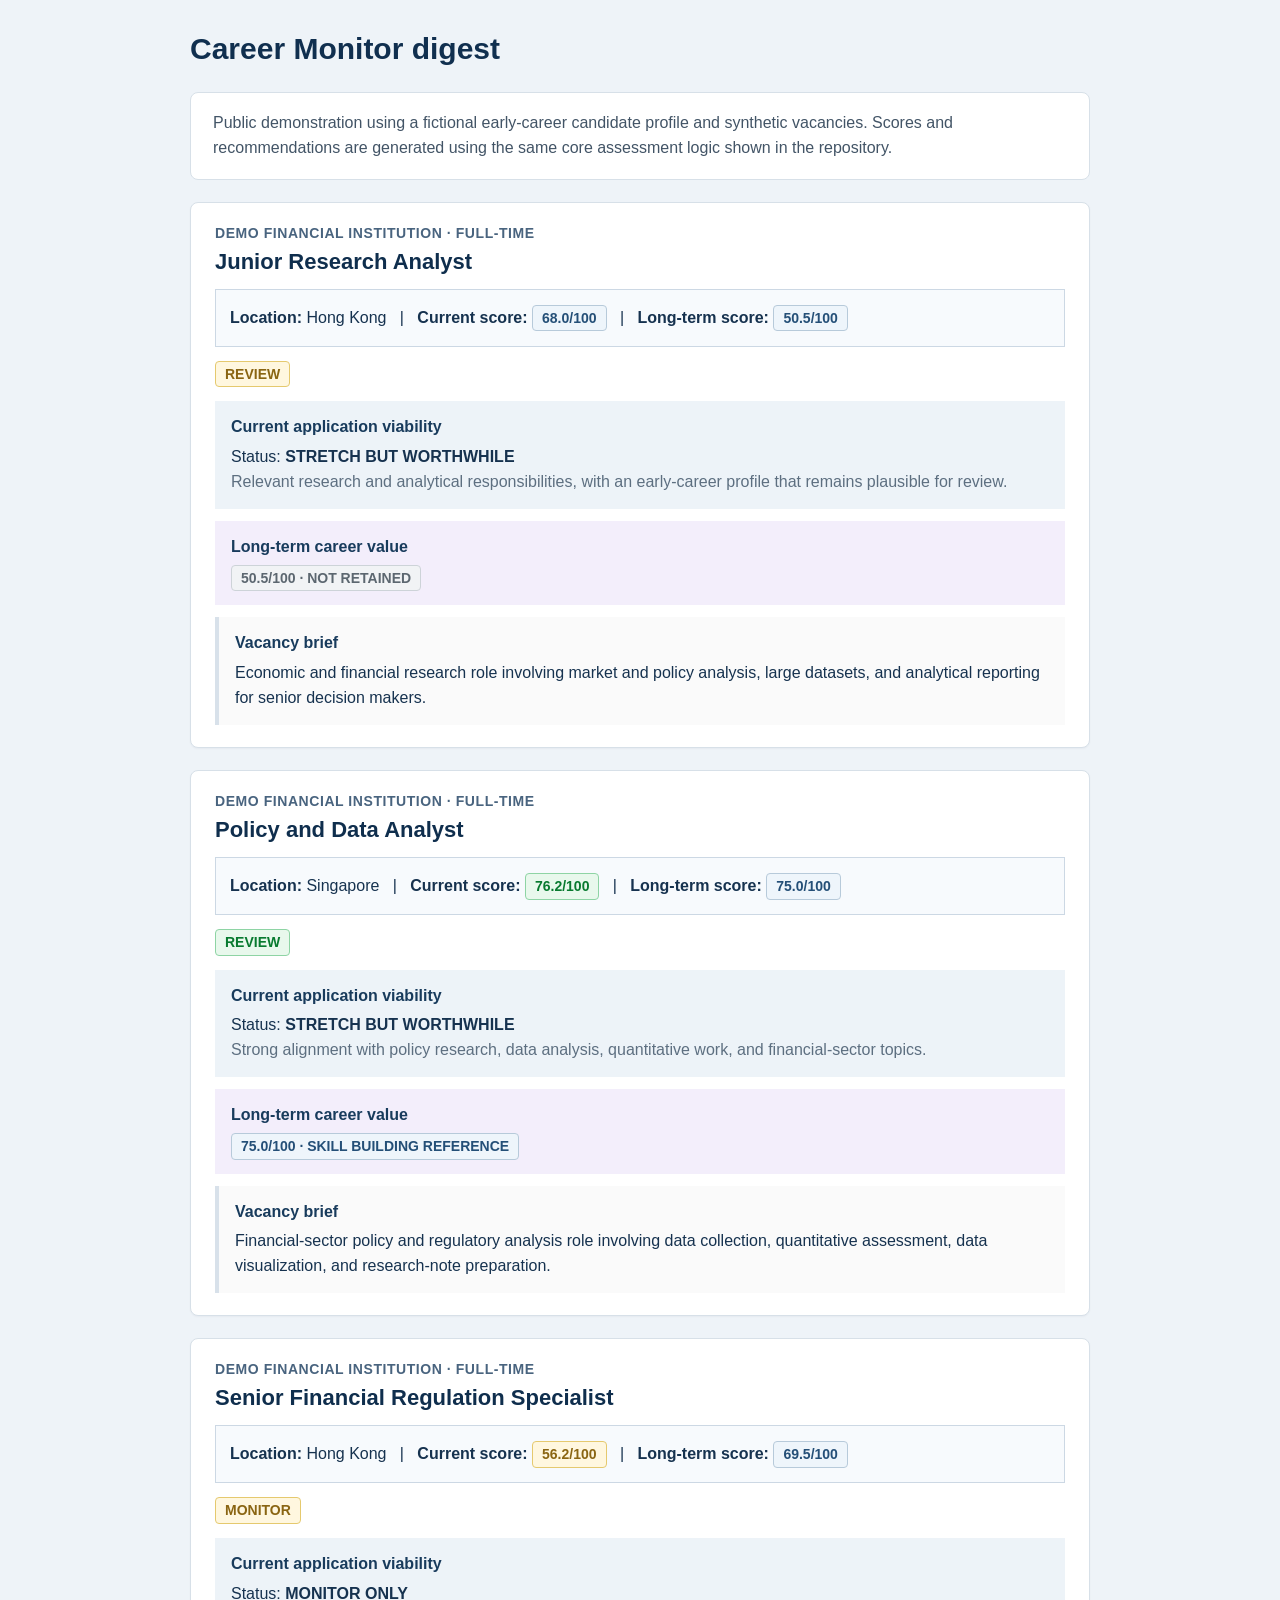
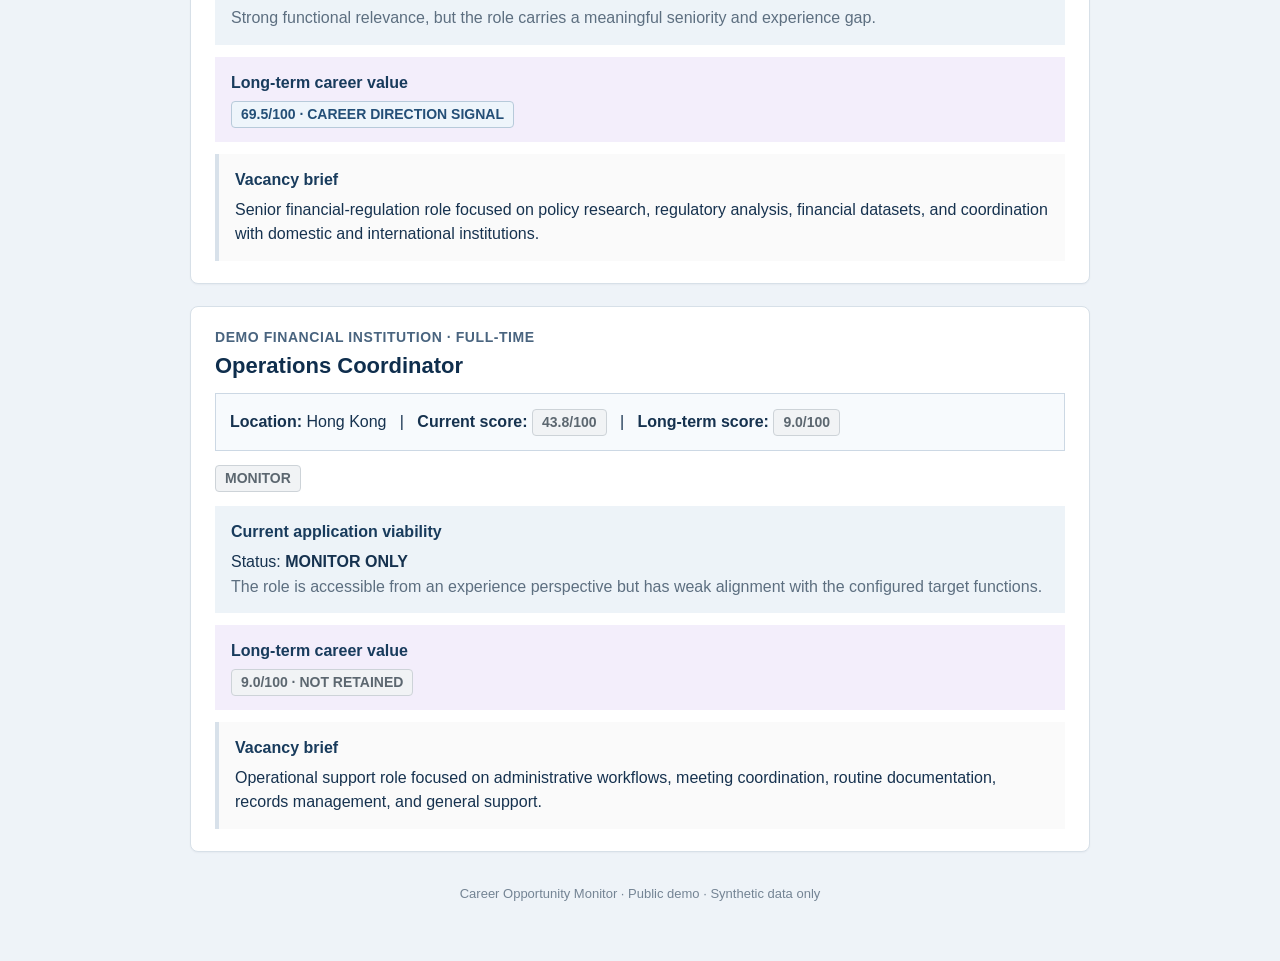
<file: sample_output/demo_digest.html>
<!DOCTYPE html>
<html lang="en">
<head>
  <meta charset="UTF-8" />
  <meta name="viewport" content="width=device-width, initial-scale=1.0" />
  <title>Career Monitor Digest - Public Demo</title>
  <style>
    body {
      margin: 0;
      padding: 32px 16px;
      background: #eef3f8;
      font-family: Arial, Helvetica, sans-serif;
      color: #16324f;
    }

    .container {
      max-width: 900px;
      margin: 0 auto;
    }

    h1 {
      font-size: 30px;
      margin: 0 0 26px;
      color: #102f4f;
    }

    .intro {
      background: #ffffff;
      border: 1px solid #d7e0e8;
      border-radius: 8px;
      padding: 18px 22px;
      margin-bottom: 22px;
      line-height: 1.55;
      color: #425466;
    }

    .job-card {
      background: #ffffff;
      border: 1px solid #d7e0e8;
      border-radius: 8px;
      padding: 22px 24px;
      margin-bottom: 22px;
      box-shadow: 0 1px 2px rgba(15, 35, 55, 0.04);
    }

    .institution {
      font-size: 14px;
      font-weight: 700;
      letter-spacing: 0.04em;
      color: #49647f;
      margin-bottom: 8px;
      text-transform: uppercase;
    }

    .job-title {
      font-size: 22px;
      font-weight: 700;
      color: #0f2e4d;
      margin-bottom: 14px;
    }

    .meta {
      border: 1px solid #ccd8e4;
      background: #f7fafd;
      padding: 12px 14px;
      line-height: 2;
      margin-bottom: 14px;
    }

    .label {
      font-weight: 700;
    }

    .badge {
      display: inline-block;
      padding: 4px 9px;
      border-radius: 4px;
      font-weight: 700;
      font-size: 14px;
      line-height: 1.2;
    }

    .badge-green {
      background: #e8f8ec;
      color: #087a2f;
      border: 1px solid #8ed4a4;
    }

    .badge-blue {
      background: #eef5fb;
      color: #244f77;
      border: 1px solid #b7cada;
    }

    .badge-yellow {
      background: #fff7df;
      color: #8a6512;
      border: 1px solid #e5c96e;
    }

    .badge-gray {
      background: #f1f3f5;
      color: #5c6770;
      border: 1px solid #cdd3d8;
    }

    .action-row {
      margin: 12px 0 14px;
    }

    .section {
      padding: 14px 16px;
      margin-top: 12px;
      line-height: 1.55;
    }

    .section-current {
      background: #edf3f8;
    }

    .section-longterm {
      background: #f3eefb;
    }

    .section-brief {
      background: #fafafa;
      border-left: 4px solid #d8e1ea;
    }

    .section-title {
      font-weight: 700;
      margin-bottom: 5px;
      color: #183b5c;
    }

    .muted {
      color: #5d6f80;
    }

    .footer {
      text-align: center;
      color: #748494;
      font-size: 13px;
      padding: 12px 0 28px;
    }
  </style>
</head>

<body>
  <div class="container">
    <h1>Career Monitor digest</h1>

    <div class="intro">
      Public demonstration using a fictional early-career candidate profile
      and synthetic vacancies. Scores and recommendations are generated using
      the same core assessment logic shown in the repository.
    </div>

    <!-- Job 1 -->
    <div class="job-card">
      <div class="institution">DEMO FINANCIAL INSTITUTION · FULL-TIME</div>
      <div class="job-title">Junior Research Analyst</div>

      <div class="meta">
        <span class="label">Location:</span> Hong Kong
        &nbsp; | &nbsp;
        <span class="label">Current score:</span>
        <span class="badge badge-blue">68.0/100</span>
        &nbsp; | &nbsp;
        <span class="label">Long-term score:</span>
        <span class="badge badge-blue">50.5/100</span>
      </div>

      <div class="action-row">
        <span class="badge badge-yellow">REVIEW</span>
      </div>

      <div class="section section-current">
        <div class="section-title">Current application viability</div>
        <div>Status: <strong>STRETCH BUT WORTHWHILE</strong></div>
        <div class="muted">
          Relevant research and analytical responsibilities, with an early-career profile that remains plausible for review.
        </div>
      </div>

      <div class="section section-longterm">
        <div class="section-title">Long-term career value</div>
        <span class="badge badge-gray">50.5/100 · NOT RETAINED</span>
      </div>

      <div class="section section-brief">
        <div class="section-title">Vacancy brief</div>
        Economic and financial research role involving market and policy analysis,
        large datasets, and analytical reporting for senior decision makers.
      </div>
    </div>

    <!-- Job 2 -->
    <div class="job-card">
      <div class="institution">DEMO FINANCIAL INSTITUTION · FULL-TIME</div>
      <div class="job-title">Policy and Data Analyst</div>

      <div class="meta">
        <span class="label">Location:</span> Singapore
        &nbsp; | &nbsp;
        <span class="label">Current score:</span>
        <span class="badge badge-green">76.2/100</span>
        &nbsp; | &nbsp;
        <span class="label">Long-term score:</span>
        <span class="badge badge-blue">75.0/100</span>
      </div>

      <div class="action-row">
        <span class="badge badge-green">REVIEW</span>
      </div>

      <div class="section section-current">
        <div class="section-title">Current application viability</div>
        <div>Status: <strong>STRETCH BUT WORTHWHILE</strong></div>
        <div class="muted">
          Strong alignment with policy research, data analysis, quantitative work, and financial-sector topics.
        </div>
      </div>

      <div class="section section-longterm">
        <div class="section-title">Long-term career value</div>
        <span class="badge badge-blue">75.0/100 · SKILL BUILDING REFERENCE</span>
      </div>

      <div class="section section-brief">
        <div class="section-title">Vacancy brief</div>
        Financial-sector policy and regulatory analysis role involving data collection,
        quantitative assessment, data visualization, and research-note preparation.
      </div>
    </div>

    <!-- Job 3 -->
    <div class="job-card">
      <div class="institution">DEMO FINANCIAL INSTITUTION · FULL-TIME</div>
      <div class="job-title">Senior Financial Regulation Specialist</div>

      <div class="meta">
        <span class="label">Location:</span> Hong Kong
        &nbsp; | &nbsp;
        <span class="label">Current score:</span>
        <span class="badge badge-yellow">56.2/100</span>
        &nbsp; | &nbsp;
        <span class="label">Long-term score:</span>
        <span class="badge badge-blue">69.5/100</span>
      </div>

      <div class="action-row">
        <span class="badge badge-yellow">MONITOR</span>
      </div>

      <div class="section section-current">
        <div class="section-title">Current application viability</div>
        <div>Status: <strong>MONITOR ONLY</strong></div>
        <div class="muted">
          Strong functional relevance, but the role carries a meaningful seniority and experience gap.
        </div>
      </div>

      <div class="section section-longterm">
        <div class="section-title">Long-term career value</div>
        <span class="badge badge-blue">69.5/100 · CAREER DIRECTION SIGNAL</span>
      </div>

      <div class="section section-brief">
        <div class="section-title">Vacancy brief</div>
        Senior financial-regulation role focused on policy research, regulatory analysis,
        financial datasets, and coordination with domestic and international institutions.
      </div>
    </div>

    <!-- Job 4 -->
    <div class="job-card">
      <div class="institution">DEMO FINANCIAL INSTITUTION · FULL-TIME</div>
      <div class="job-title">Operations Coordinator</div>

      <div class="meta">
        <span class="label">Location:</span> Hong Kong
        &nbsp; | &nbsp;
        <span class="label">Current score:</span>
        <span class="badge badge-gray">43.8/100</span>
        &nbsp; | &nbsp;
        <span class="label">Long-term score:</span>
        <span class="badge badge-gray">9.0/100</span>
      </div>

      <div class="action-row">
        <span class="badge badge-gray">MONITOR</span>
      </div>

      <div class="section section-current">
        <div class="section-title">Current application viability</div>
        <div>Status: <strong>MONITOR ONLY</strong></div>
        <div class="muted">
          The role is accessible from an experience perspective but has weak alignment with the configured target functions.
        </div>
      </div>

      <div class="section section-longterm">
        <div class="section-title">Long-term career value</div>
        <span class="badge badge-gray">9.0/100 · NOT RETAINED</span>
      </div>

      <div class="section section-brief">
        <div class="section-title">Vacancy brief</div>
        Operational support role focused on administrative workflows, meeting coordination,
        routine documentation, records management, and general support.
      </div>
    </div>

    <div class="footer">
      Career Opportunity Monitor · Public demo · Synthetic data only
    </div>
  </div>
</body>
</html>
</file>
